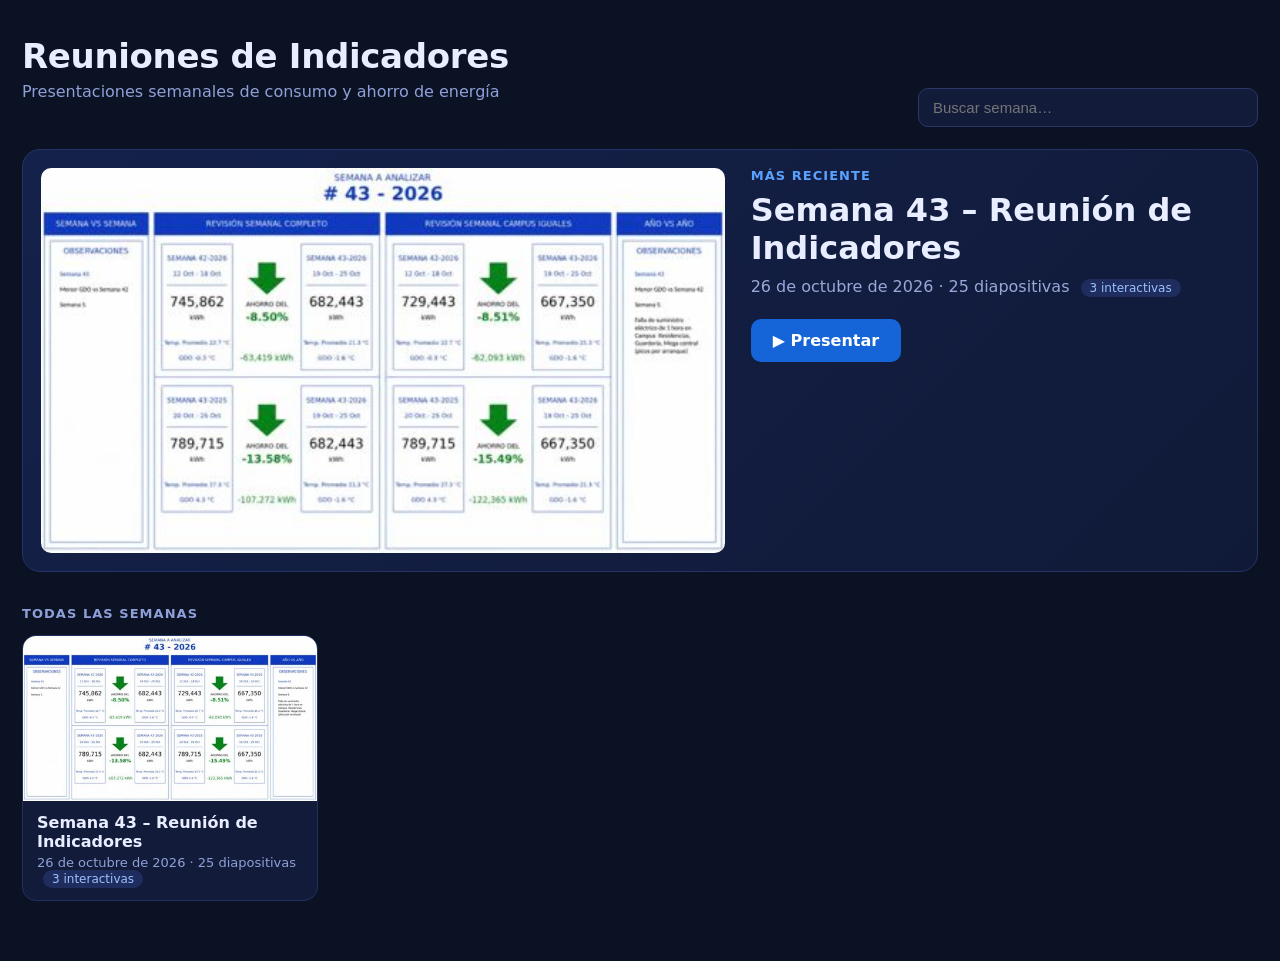
<file: index.html>
<!doctype html>
<html lang="es"><head><meta charset="utf-8"><meta name="viewport" content="width=device-width,initial-scale=1">
<title>Reuniones de Indicadores – Presentaciones semanales</title>
<style>
*{box-sizing:border-box}
body{margin:0;background:#0b1224;color:#e8edff;font-family:"Segoe UI",system-ui,sans-serif}
.wrap{max-width:1280px;margin:0 auto;padding:36px 22px 60px}
h1{margin:0;font-size:clamp(24px,3vw,34px);font-weight:800;letter-spacing:-.01em}
.sub{color:#8fa0d8;margin:6px 0 26px}
.top{display:flex;flex-wrap:wrap;gap:12px;align-items:flex-end;justify-content:space-between;margin-bottom:22px}
input{background:#121c3a;border:1px solid #2a3768;color:#fff;border-radius:10px;padding:10px 14px;font-size:15px;width:min(340px,100%)}
.hero{display:grid;grid-template-columns:1.4fr 1fr;gap:26px;background:linear-gradient(135deg,#14214a,#101a38);border:1px solid #24336a;border-radius:18px;padding:18px;margin-bottom:34px;text-decoration:none;color:inherit}
.hero img{width:100%;aspect-ratio:16/9;object-fit:cover;border-radius:10px;background:#fff;display:block}
.hero .k{color:#5aa2ff;font-size:13px;font-weight:700;letter-spacing:.08em;text-transform:uppercase}
.hero h2{font-size:clamp(22px,2.6vw,32px);margin:8px 0 10px}
.hero .meta{color:#9aa8d8;margin-bottom:22px}
.btn{display:inline-block;background:#1565d8;color:#fff;padding:12px 22px;border-radius:10px;font-weight:700;text-decoration:none}
.hero:hover .btn{background:#2a78ef}
.grid{display:grid;grid-template-columns:repeat(auto-fill,minmax(260px,1fr));gap:18px}
.card{background:#121c3a;border:1px solid #22305f;border-radius:14px;overflow:hidden;text-decoration:none;color:inherit;transition:transform .2s,border-color .2s}
.card:hover{transform:translateY(-3px);border-color:#3c5bb0}
.card img{width:100%;aspect-ratio:16/9;object-fit:cover;display:block;background:#fff}
.card .b{padding:12px 14px}
.card h3{margin:0 0 4px;font-size:16px}
.card .m{color:#8fa0d8;font-size:13px}
.pill{display:inline-block;background:#1f2d5e;color:#9cc0ff;border-radius:20px;padding:2px 9px;font-size:12px;margin-left:6px}
h4{color:#8fa0d8;font-weight:600;font-size:13px;letter-spacing:.08em;text-transform:uppercase;margin:0 0 14px}
@media (max-width:760px){.hero{grid-template-columns:1fr}}
</style></head><body><div class="wrap">
<div class="top"><div><h1>Reuniones de Indicadores</h1><p class="sub">Presentaciones semanales de consumo y ahorro de energía</p></div>
<input id="q" placeholder="Buscar semana…" aria-label="Buscar semana"></div>
<div id="hero"></div><h4>Todas las semanas</h4><div class="grid" id="list"></div></div>
<script>
const fmt=f=>{if(!f)return"";const d=new Date(f+"T12:00:00");return d.toLocaleDateString("es-MX",{day:"numeric",month:"long",year:"numeric"})};
fetch("presentaciones.json",{cache:"no-cache"}).then(r=>r.json()).then(({presentaciones:P})=>{
  const meta=p=>`${p.diapositivas} diapositivas${p.interactivas?` <span class="pill">${p.interactivas} interactivas</span>`:""}`;
  const h=P[0];if(h)document.getElementById("hero").outerHTML=`<a class="hero" href="${h.url}"><img src="${h.portada}" alt=""><div><div class="k">Más reciente</div><h2>${h.titulo}</h2><div class="meta">${fmt(h.fecha)} · ${meta(h)}</div><span class="btn">▶ Presentar</span></div></a>`;
  const L=document.getElementById("list");
  const draw=q=>{L.innerHTML=P.filter(p=>(p.titulo+" "+p.id).toLowerCase().includes(q)).map(p=>`<a class="card" href="${p.url}"><img loading="lazy" src="${p.portada}" alt=""><div class="b"><h3>${p.titulo}</h3><div class="m">${fmt(p.fecha)} · ${meta(p)}</div></div></a>`).join("")||'<p class="sub">Sin resultados.</p>'};
  draw("");document.getElementById("q").oninput=e=>draw(e.target.value.toLowerCase().trim());
});
</script></body></html>
</file>
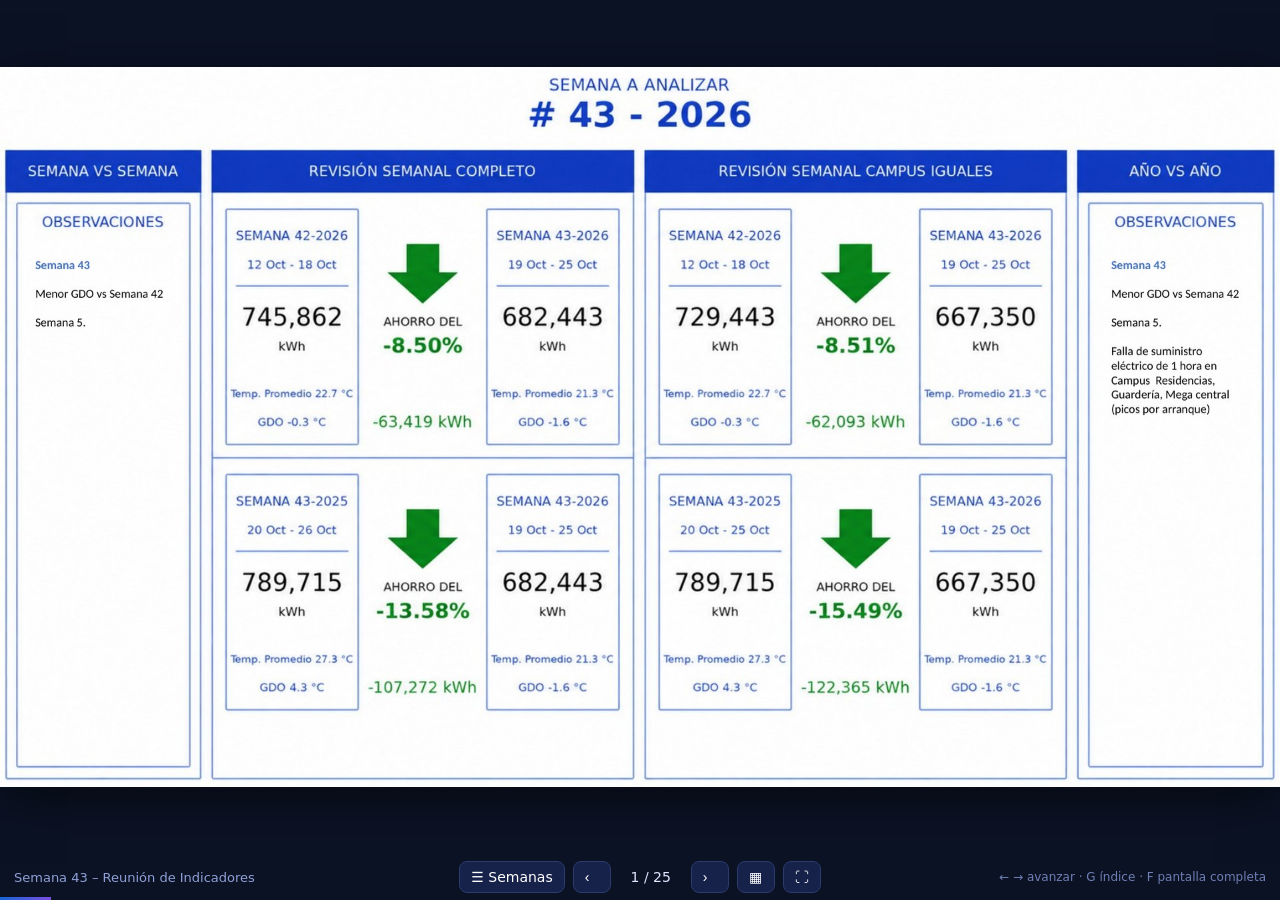
<file: semanas/2026-S43/index.html>
<!doctype html>
<html lang="es"><head><meta charset="utf-8"><meta name="viewport" content="width=device-width,initial-scale=1">
<title>Presentación</title><link rel="stylesheet" href="../../visor/visor.css"></head>
<body><script src="../../visor/visor.js"></script></body></html>
</file>
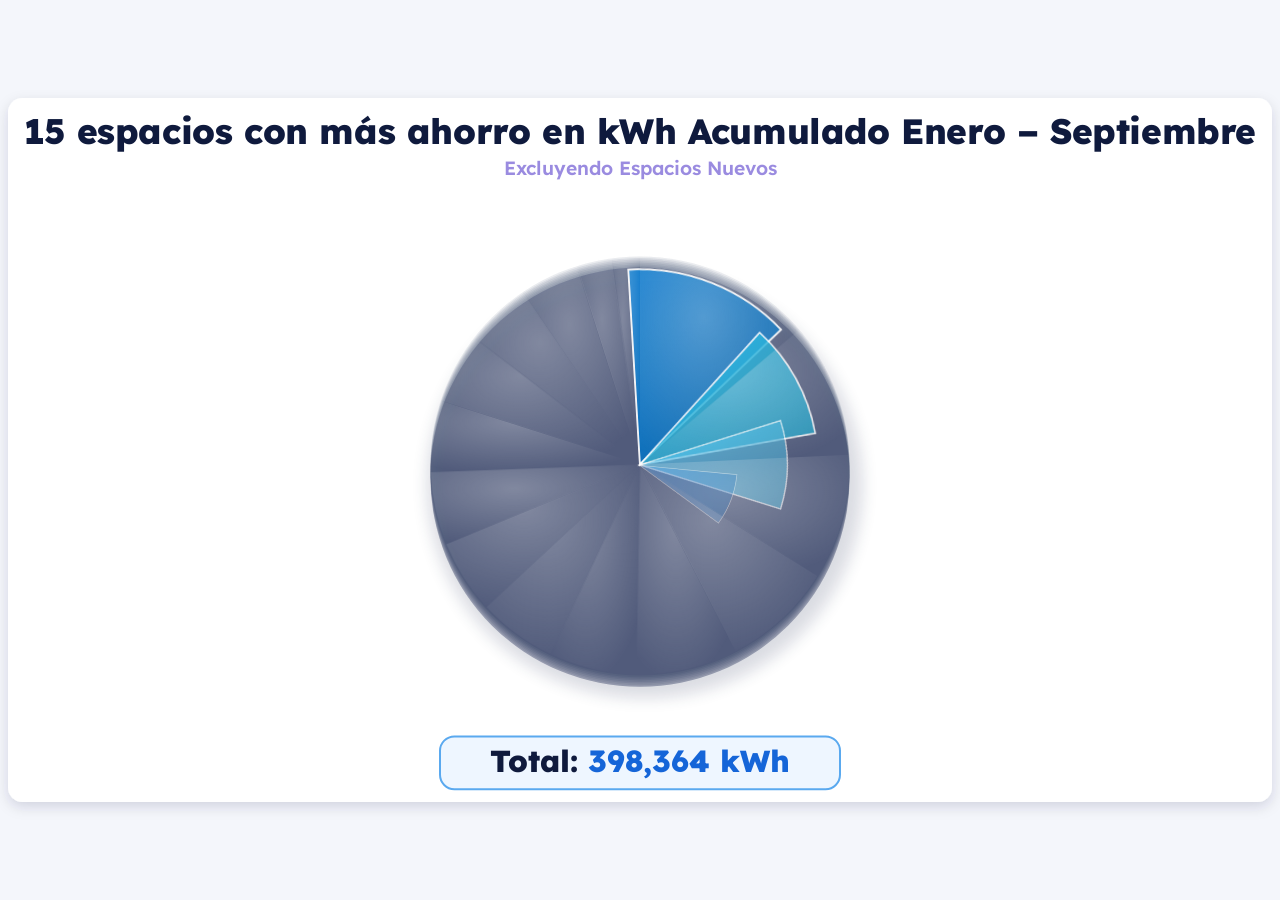
<file: ahorro-ene-sep.html>
<!doctype html><meta charset="utf-8"><meta http-equiv="refresh" content="0;url=semanas/2026-S43/live/ahorro-ene-sep.html"><link rel="canonical" href="semanas/2026-S43/live/ahorro-ene-sep.html"><a href="semanas/2026-S43/live/ahorro-ene-sep.html">Abrir gráfica</a>
</file>
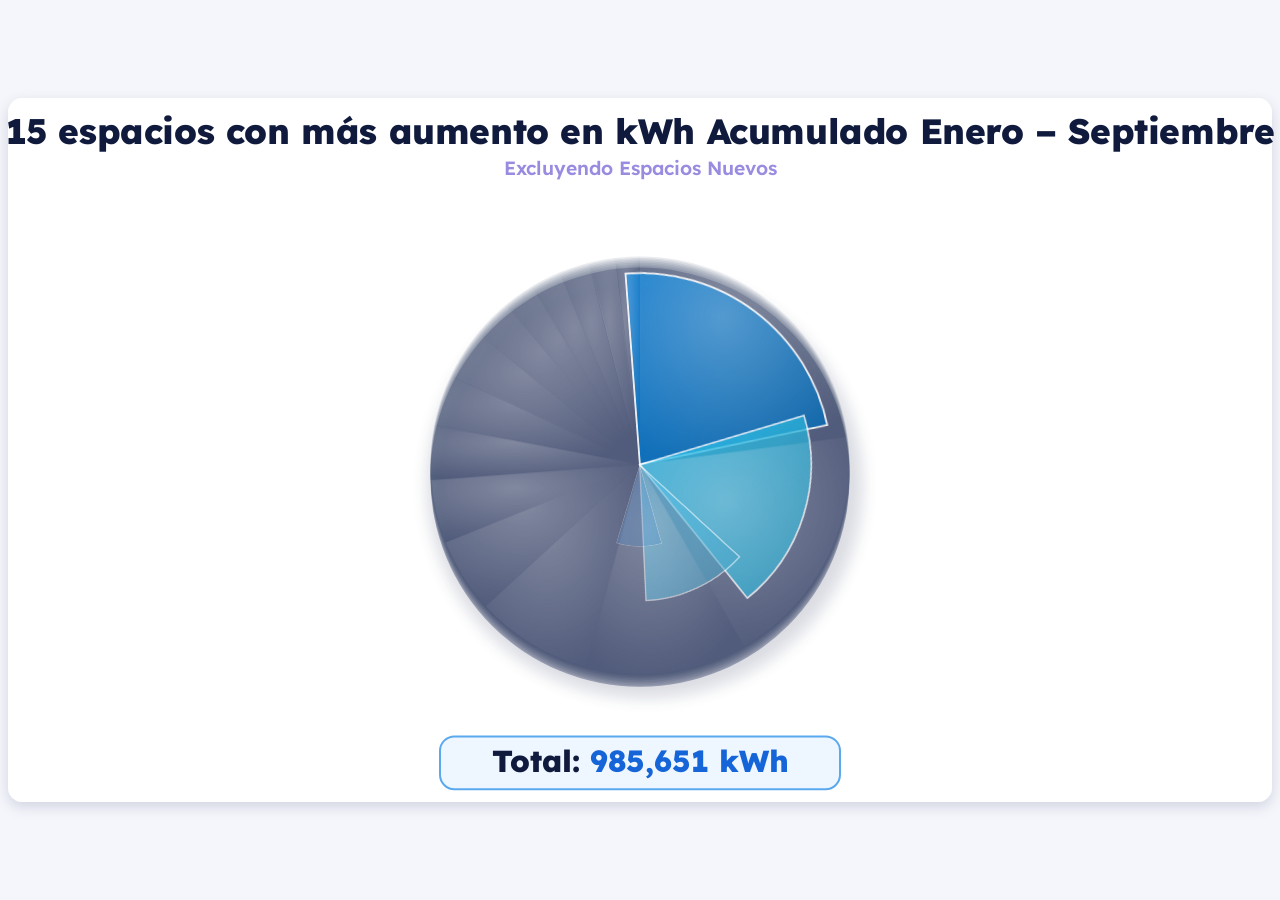
<file: aumento-ene-sep.html>
<!doctype html><meta charset="utf-8"><meta http-equiv="refresh" content="0;url=semanas/2026-S43/live/aumento-ene-sep.html"><link rel="canonical" href="semanas/2026-S43/live/aumento-ene-sep.html"><a href="semanas/2026-S43/live/aumento-ene-sep.html">Abrir gráfica</a>
</file>
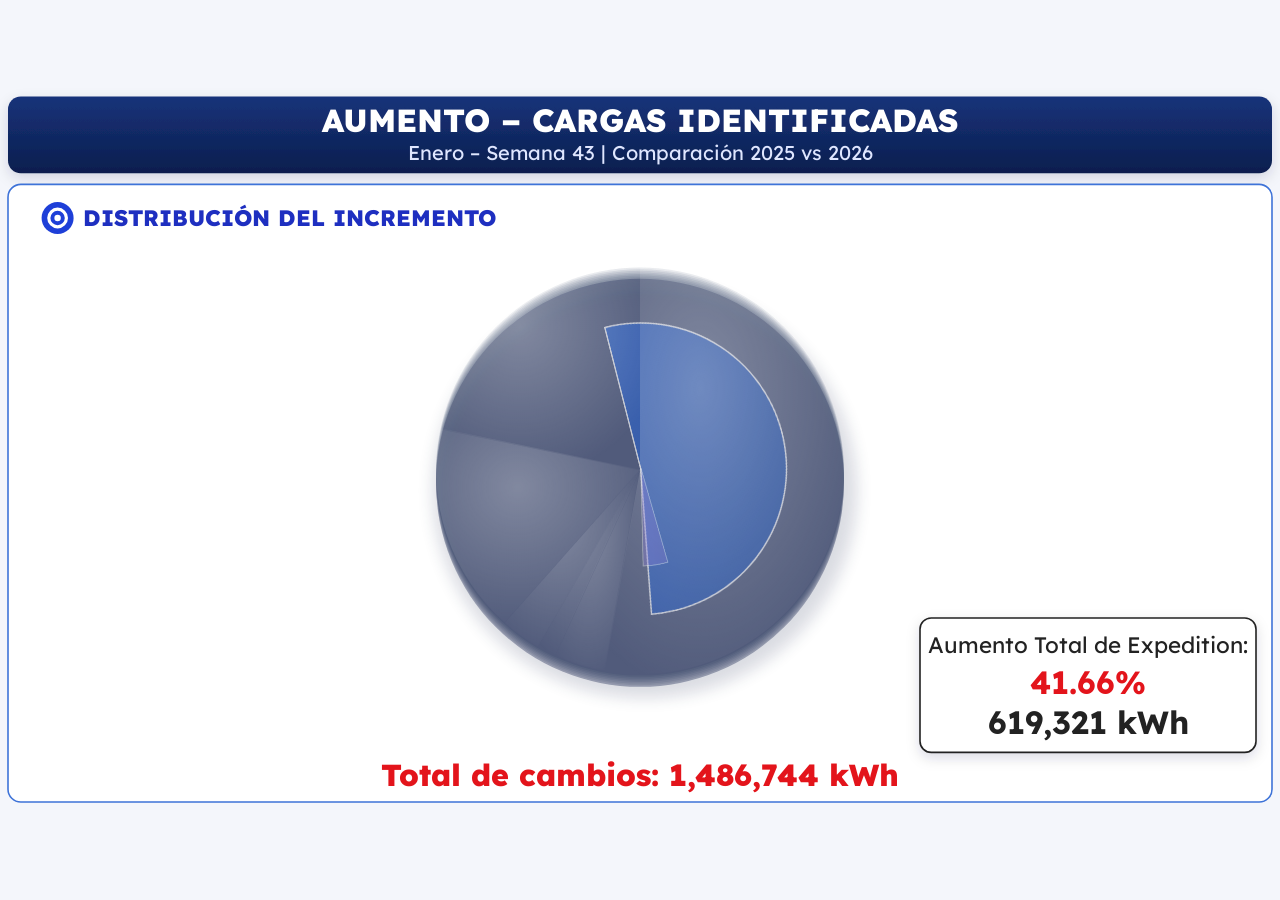
<file: cargas-identificadas-s43.html>
<!doctype html><meta charset="utf-8"><meta http-equiv="refresh" content="0;url=semanas/2026-S43/live/cargas-identificadas-s43.html"><link rel="canonical" href="semanas/2026-S43/live/cargas-identificadas-s43.html"><a href="semanas/2026-S43/live/cargas-identificadas-s43.html">Abrir gráfica</a>
</file>
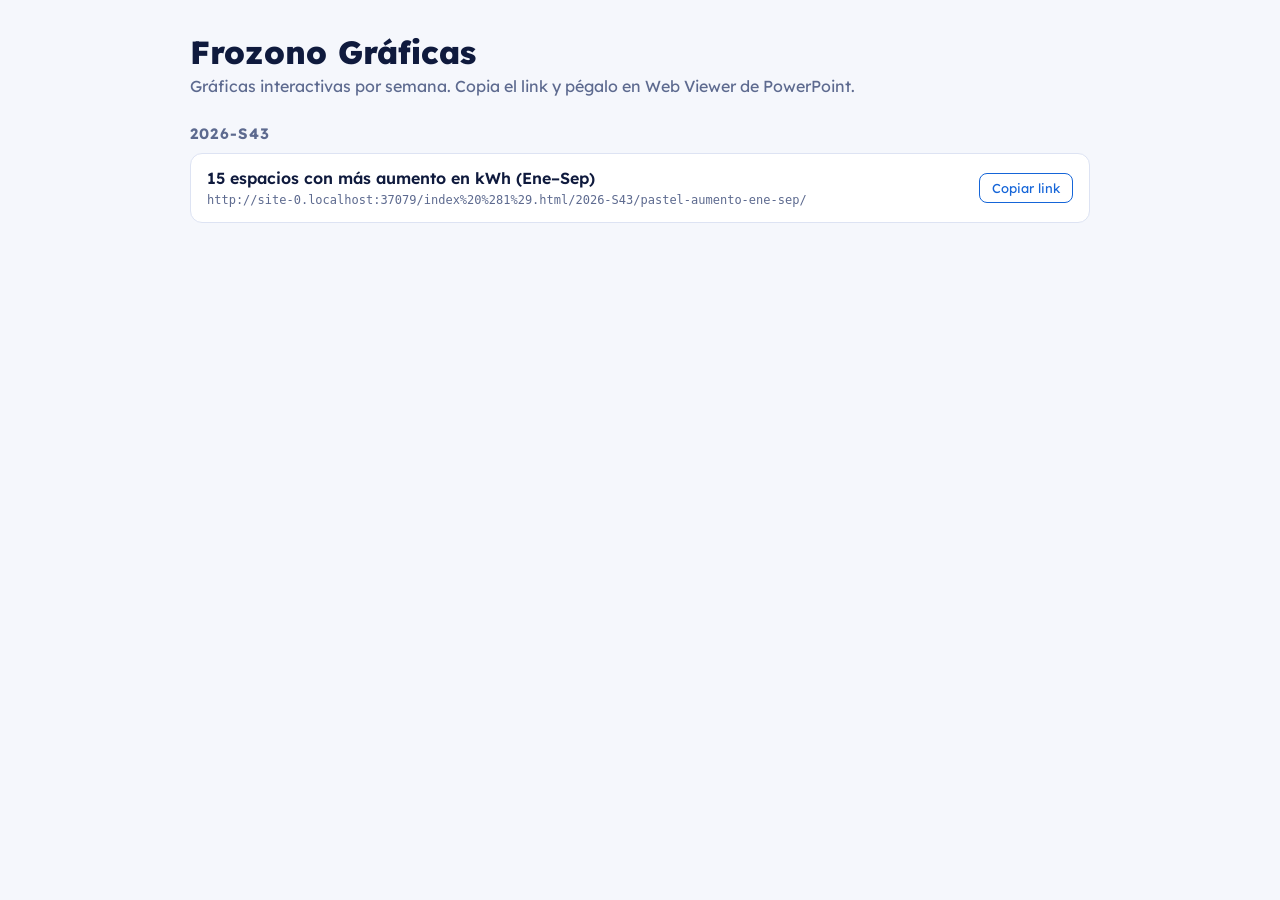
<file: index (1).html>
<!doctype html>
<html lang="es"><head><meta charset="utf-8"><meta name="viewport" content="width=device-width,initial-scale=1">
<title>Frozono Gráficas</title>
<link rel="stylesheet" href="https://fonts.googleapis.com/css2?family=Lexend:wght@400;600;800&display=swap">
<style>
:root{--bg:#f5f7fc;--card:#fff;--fg:#0f1a3d;--muted:#5d6a8f;--line:#dde3f3;--accent:#1565d8;--font:"Lexend",system-ui,sans-serif}
@media (prefers-color-scheme:dark){:root{--bg:#0b1024;--card:#131a36;--fg:#eef2ff;--muted:#9aa6cc;--line:#2c3762;--accent:#5aa2ff;color-scheme:dark}}
body{margin:0;background:var(--bg);color:var(--fg);font-family:var(--font)}
.wrap{max-width:900px;margin:0 auto;padding:32px 16px}
h1{font-weight:800;margin:0 0 4px}
.sub{color:var(--muted);margin:0 0 28px}
h2{font-size:15px;text-transform:uppercase;letter-spacing:.08em;color:var(--muted);margin:28px 0 10px}
.item{display:flex;flex-wrap:wrap;gap:8px 16px;align-items:center;justify-content:space-between;background:var(--card);border:1px solid var(--line);border-radius:12px;padding:14px 16px;margin-bottom:8px}
.item a{color:var(--fg);font-weight:600;text-decoration:none}
.item a:hover{color:var(--accent)}
code{font-size:12px;color:var(--muted);word-break:break-all}
button{font:inherit;font-size:13px;border:1px solid var(--accent);color:var(--accent);background:none;border-radius:8px;padding:6px 12px;cursor:pointer}
</style></head><body>
<div class="wrap">
<h1>Frozono Gráficas</h1>
<p class="sub">Gráficas interactivas por semana. Copia el link y pégalo en Web Viewer de PowerPoint.</p>
<div id="list"></div>
</div>
<script>
// Agregar nuevas gráficas aquí: [semana, carpeta, título]
const GRAFICAS=[
 ["2026-S43","pastel-aumento-ene-sep","15 espacios con más aumento en kWh (Ene–Sep)"],
];
const base=location.href.replace(/index\.html$/,"").replace(/\/?$/,"/");
const weeks=[...new Set(GRAFICAS.map(g=>g[0]))].sort().reverse();
document.getElementById("list").innerHTML=weeks.map(w=>`<h2>${w}</h2>`+GRAFICAS.filter(g=>g[0]===w).map(([s,c,t])=>{
  const url=`${base}${s}/${c}/`;
  return `<div class="item"><div><a href="${url}" target="_blank">${t}</a><br><code>${url}</code></div><button data-u="${url}">Copiar link</button></div>`}).join("")).join("");
document.addEventListener("click",e=>{const u=e.target.dataset?.u;if(!u)return;
  navigator.clipboard.writeText(u).then(()=>{e.target.textContent="Copiado"},()=>{});});
</script>
</body></html>
</file>
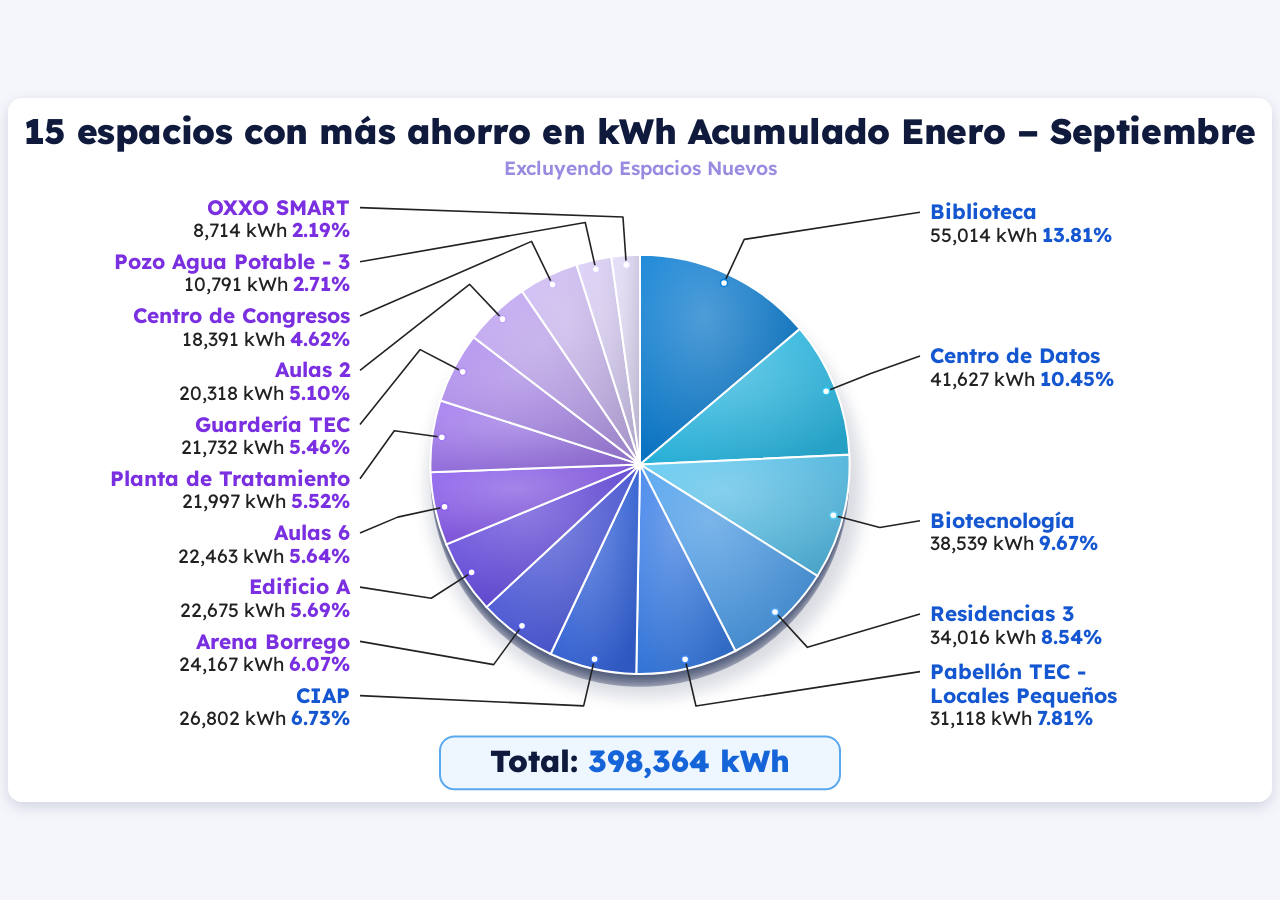
<file: semanas/2026-S43/live/ahorro-ene-sep.html>
<!doctype html>
<html lang="es"><head><meta charset="utf-8">
<meta name="viewport" content="width=device-width,initial-scale=1">
<title>15 espacios con más ahorro – Ene-Sep</title>
<link rel="preconnect" href="https://fonts.googleapis.com">
<link rel="stylesheet" href="https://fonts.googleapis.com/css2?family=Lexend:wght@400;600;700;800&display=swap">
<style>
/* Diapositiva 16:9: todo el contenido vive en un SVG 1600x900 que se escala completo a la ventana, sin scroll */
html,body{margin:0;height:100%;overflow:hidden;background:#f4f6fb}
svg{display:block;width:100vw;height:100vh;font-family:"Lexend","Segoe UI",Calibri,sans-serif;user-select:none}
.slice{cursor:pointer;transition:transform .45s cubic-bezier(.2,.9,.25,1.2);outline:none}
.slice .top{stroke:#fff;stroke-width:2.5;transition:filter .3s}
.slice .ext,.slice .shadow{opacity:0;transition:opacity .3s}
.slice.on .ext{opacity:1}.slice.on .shadow{opacity:.45}
.slice.on .top{filter:brightness(1.08) saturate(1.1)}
svg.has-on .slice:not(.on) .top{filter:saturate(.75) opacity(.75)}
.lbl{cursor:pointer;transition:opacity .3s}
svg.has-on .lbl:not(.on){opacity:.3}
.lbl .name{font-weight:700;font-size:26px}
.lbl .note{font-size:19px}
.lbl .val{font-size:24px}
.lbl .pct{font-weight:700;font-size:25px}
.lbl .lead{fill:none;stroke-width:2;transition:stroke-width .3s}
.lbl.on .lead{stroke-width:4}
.lbl .box{opacity:0;transition:opacity .3s}.lbl.on .box{opacity:1}
.lbl .dot{transition:opacity .3s}.lbl.on .dot{opacity:0}
svg.intro .slice .top{animation:grow .7s cubic-bezier(.2,.9,.25,1.1) both;animation-delay:inherit;transform-box:view-box;transform-origin:800px 470px}
svg.intro .slice{animation:none}
svg.intro .lbl{animation:fadein .5s ease both}
svg.intro .grp{animation:fadein .6s ease 1s both}
@keyframes grow{from{transform:scale(.2) rotate(-40deg);opacity:0}to{transform:none;opacity:1}}
@keyframes fadein{from{opacity:0;transform:translateY(8px)}to{opacity:1;transform:none}}
@media (prefers-reduced-motion:reduce){.slice,.lbl,.lbl *{transition:none!important}}
</style></head><body>
<svg id="svg" viewBox="0 0 1600 900" preserveAspectRatio="xMidYMid meet" role="img" aria-label="15 espacios con más ahorro – Ene-Sep"></svg>
<script>window.CHART={title:"15 espacios con m\u00e1s ahorro en kWh Acumulado Enero \u2013 Septiembre",subtitle:"Excluyendo Espacios Nuevos",header:"plain",
cx:800,cy:468,r:262,labelTop:132,labelBottom:800,gap:14,labelDx:100,inline:true,
nameColor:i=>i<6?"#1557d0":"#7a2fe0",forceRight:[],totalText:"t",totalStyle:"pill",data:[{"n": "Biblioteca", "v": 55014, "c": "#0a7fd6"}, {"n": "Centro de Datos", "v": 41627, "c": "#2ec4f0"}, {"n": "Biotecnología", "v": 38539, "c": "#5ccbf5"}, {"n": "Residencias 3", "v": 34016, "c": "#4da3f2"}, {"n": "Pabellón TEC - Locales Pequeños", "v": 31118, "c": "#3b82ef", "nameLines": ["Pabellón TEC -", "Locales Pequeños"]}, {"n": "CIAP", "v": 26802, "c": "#3a6cea"}, {"n": "Arena Borrego", "v": 24167, "c": "#4f5ce6"}, {"n": "Edificio A", "v": 22675, "c": "#6a4fe8"}, {"n": "Aulas 6", "v": 22463, "c": "#8a5cf0"}, {"n": "Planta de Tratamiento", "v": 21997, "c": "#a37af2"}, {"n": "Guardería TEC", "v": 21732, "c": "#b28ef4"}, {"n": "Aulas 2", "v": 20318, "c": "#c2a5f6"}, {"n": "Centro de Congresos", "v": 18391, "c": "#d0bcf8"}, {"n": "Pozo Agua Potable - 3", "v": 10791, "c": "#dccffa"}, {"n": "OXXO SMART", "v": 8714, "c": "#e6ddfc"}]};</script>
<script>// Pastel 3D para diapositiva 16:9 (1600x900). Se escala completo a la ventana.
(function(){
const C=window.CHART, NS="http://www.w3.org/2000/svg", svg=document.getElementById("svg");
const W=1600,H=900, CX=C.cx||800, CY=C.cy||490, R=C.r||255, POP=22, DEPTH=16;
const el=(t,a={},p)=>{const e=document.createElementNS(NS,t);for(const k in a)e.setAttribute(k,a[k]);if(p)p.appendChild(e);return e};
const tx=(p,a,s)=>{const e=el("text",a,p);e.textContent=s;return e};
const pt=(a,r)=>[CX+r*Math.sin(a),CY-r*Math.cos(a)];
const fmt=n=>n.toLocaleString("en-US");
const shade=(h,f)=>{const n=parseInt(h.slice(1),16);const c=[n>>16,(n>>8)&255,n&255].map(v=>Math.round(v*f));return`rgb(${c})`};
const TOTAL=C.data.reduce((s,d)=>s+d.v,0);
const pct=v=>(v/TOTAL*100).toFixed(2)+"%";
const defs=el("defs",{},svg);
el("filter",{id:"blur",x:"-30%",y:"-30%",width:"160%",height:"160%"},defs).appendChild(el("feGaussianBlur",{stdDeviation:"10"}));
const fs=el("filter",{id:"soft",x:"-20%",y:"-20%",width:"140%",height:"140%"},defs);
el("feDropShadow",{dx:"0",dy:"6",stdDeviation:"8","flood-color":"#0f1a3d","flood-opacity":".14"},fs);
const mk=el("marker",{id:"arrow",viewBox:"0 0 10 10",refX:"9",refY:"5",markerWidth:"9",markerHeight:"9",orient:"auto"},defs);
el("path",{d:"M0,0 L10,5 L0,10 z",fill:"context-stroke"},mk);
const hl=el("radialGradient",{id:"gloss",cx:"40%",cy:"30%",r:"75%"},defs);
el("stop",{offset:"0","stop-color":"#fff","stop-opacity":".28"},hl);el("stop",{offset:"1","stop-color":"#fff","stop-opacity":"0"},hl);

// Fondo y encabezado
el("rect",{width:W,height:H,fill:"#f4f6fb"},svg);
if(C.header==="band"){
  const hg=el("linearGradient",{id:"hd",x1:0,x2:0,y1:0,y2:1},defs);
  el("stop",{offset:0,"stop-color":"#17337a"},hg);el("stop",{offset:1,"stop-color":"#0b1e4e"},hg);
  el("rect",{x:10,y:8,width:W-20,height:96,rx:16,fill:"url(#hd)",filter:"url(#soft)"},svg);
  tx(svg,{x:W/2,y:52,"text-anchor":"middle","font-size":40,"font-weight":800,fill:"#fff"},C.title);
  tx(svg,{x:W/2,y:88,"text-anchor":"middle","font-size":25,fill:"#dfe6ff"},C.subtitle);
  el("rect",{x:10,y:118,width:W-20,height:H-128,rx:16,fill:"#fff",stroke:"#3e73d8","stroke-width":2},svg);
  if(C.section){const g=el("g",{},svg);el("circle",{cx:72,cy:160,r:20,fill:"#1e3fd8"},g);el("circle",{cx:72,cy:160,r:11,fill:"none",stroke:"#fff","stroke-width":4},g);el("circle",{cx:72,cy:160,r:4,fill:"#fff"},g);
    tx(svg,{x:104,y:170,"font-size":28,"font-weight":800,fill:"#1e2fc0"},C.section);}
}else{
  el("rect",{x:10,y:10,width:W-20,height:H-20,rx:18,fill:"#fff",filter:"url(#soft)"},svg);
  tx(svg,{x:W/2,y:68,"text-anchor":"middle","font-size":44,"font-weight":800,fill:"#0f1a3d","letter-spacing":"-0.5"},C.title);
  tx(svg,{x:W/2,y:106,"text-anchor":"middle","font-size":24,"font-weight":600,fill:"#9a8be0"},C.subtitle);
}

// Base del pastel (relieve)
el("ellipse",{cx:CX+6,cy:CY+26,rx:R+10,ry:R+4,fill:"#1b2650",opacity:.16,filter:"url(#blur)"},svg);
for(let k=DEPTH;k>0;k-=2) el("circle",{cx:CX,cy:CY+k,r:R,fill:shade("#1b2650",1),opacity:.10},svg);
el("circle",{cx:CX,cy:CY+DEPTH,r:R,fill:"#1b2650",opacity:.30},svg);

const gSl=el("g",{},svg), gOut=el("g",{"pointer-events":"none",class:"grp"},svg), gLb=el("g",{},svg);
let a0=0; const items=[];
C.data.forEach((d,i)=>{
  const sw=d.v/TOTAL*2*Math.PI,a1=a0+sw,mid=a0+sw/2;
  const [x0,y0]=pt(a0,R),[x1,y1]=pt(a1,R);
  const dP=`M${CX},${CY} L${x0},${y0} A${R},${R} 0 ${sw>Math.PI?1:0} 1 ${x1},${y1} Z`;
  const gr=el("linearGradient",{id:"g"+i,x1:0,y1:0,x2:1,y2:1},defs);
  el("stop",{offset:0,"stop-color":d.c},gr);el("stop",{offset:1,"stop-color":shade(d.c,.80)},gr);
  const g=el("g",{class:"slice",tabindex:0},gSl);
  el("path",{class:"shadow",d:dP,fill:"#000",transform:"translate(10,28)",filter:"url(#blur)"},g);
  const ext=el("g",{class:"ext"},g);
  for(let k=DEPTH;k>0;k-=1.5) el("path",{d:dP,fill:shade(d.c,.55),transform:`translate(0,${k})`},ext);
  el("path",{class:"top",d:dP,fill:`url(#g${i})`},g);
  el("path",{d:dP,fill:"url(#gloss)","pointer-events":"none"},g);
  const dx=POP*Math.sin(mid),dy=-POP*Math.cos(mid);
  items.push({d,i,a0,a1,mid,g,pop:`translate(${dx.toFixed(1)}px,${(dy-6).toFixed(1)}px)`});
  a0=a1;
});
// Contorno de grupo (p.ej. Expedition)
if(C.group){
  const gi=items.filter(it=>C.group.names.includes(it.d.n));
  const s=Math.min(...gi.map(x=>x.a0)),e=Math.max(...gi.map(x=>x.a1));
  const [x0,y0]=pt(s,R),[x1,y1]=pt(e,R);
  el("path",{d:`M${CX},${CY} L${x0},${y0} A${R},${R} 0 ${e-s>Math.PI?1:0} 1 ${x1},${y1} Z`,fill:"none",stroke:"#e3141b","stroke-width":6,"stroke-linejoin":"round"},gOut);
}

// Etiquetas
const LH={name:30,note:24,val:28};
const inline=C.inline;
items.forEach(it=>{
  const d=it.d; it.side=d.pos?d.pos.side:((C.forceRight||[]).includes(d.n)||Math.sin(it.mid)>=0?"R":"L");
  it.h=LH.name*(d.nameLines||[d.n]).length+(d.notes||[]).length*LH.note+(inline?1:2)*LH.val;
  it.y=CY-(R+70)*Math.cos(it.mid)-it.h/2;
});
const TOP=C.labelTop||140, BOT=C.labelBottom||830, GAP0=C.gap||10;
for(const s of["L","R"]){
  const arr=items.filter(it=>it.side===s&&!it.d.pos).sort((a,b)=>a.y-b.y); if(!arr.length)continue;
  const sumH=arr.reduce((t,x)=>t+x.h,0), GAP=Math.min(GAP0,arr.length>1?(BOT-TOP-sumH)/(arr.length-1):GAP0);
  for(let k=0;k<arr.length;k++) arr[k].y=Math.max(arr[k].y,k?arr[k-1].y+arr[k-1].h+GAP:TOP);
  const last=arr[arr.length-1]; if(last.y+last.h>BOT){last.y=BOT-last.h;
    for(let k=arr.length-2;k>=0;k--) arr[k].y=Math.min(arr[k].y,arr[k+1].y-arr[k].h-GAP);}
  if(arr[0].y<TOP){arr[0].y=TOP;for(let k=1;k<arr.length;k++) arr[k].y=Math.max(arr[k].y,arr[k-1].y+arr[k-1].h+GAP);}
}
items.forEach(it=>{
  const d=it.d,right=it.side==="R";
  let lx=right?CX+R+(C.labelDx||120):CX-R-(C.labelDx||120);
  if(d.pos){lx=d.pos.x;it.y=d.pos.y;}
  const anc=d.pos&&d.pos.anchor?d.pos.anchor:(right?"start":"end"), g=el("g",{class:"lbl"},gLb);
  const box=el("rect",{class:"box",rx:12,fill:"#fff",stroke:d.c,"stroke-width":2.5,filter:"url(#soft)"},g);
  const nameY=it.y+24;
  const [sx,sy]=pt(it.mid,R-12),[ex,ey]=pt(it.mid,R+POP+26);
  const endX=d.pos&&d.pos.lead?d.pos.lead:lx+(anc==="start"?-12:12);
  let dd=`M${sx},${sy} L${ex},${ey} L${endX},${nameY-9}`;
  const fr=(C.forceRight||[]).indexOf(d.n);
  if(fr>=0&&Math.sin(it.mid)<0){const [fx,fy]=pt(it.mid,R+22+((C.forceRight.length-1-fr)*16));dd=`M${sx},${sy} L${fx},${fy} H${CX+R+30} L${endX},${nameY-9}`;}
  const lead=el("path",{class:"lead",d:dd,stroke:"#222","stroke-linejoin":"round"},g);
  el("circle",{class:"dot",cx:sx,cy:sy,r:4.5,fill:"#fff",stroke:d.c,"stroke-width":2},g);
  const t=el("text",{x:lx,y:nameY,"text-anchor":anc},g);
  (d.nameLines||[d.n]).forEach((ln,k)=>{const s=el("tspan",{x:lx,dy:k?LH.name:0,class:"name",fill:d.nc||C.nameColor(it.i)},t);s.textContent=ln});
  (d.notes||[]).forEach((ln,k)=>{const s=el("tspan",{x:lx,dy:k?LH.note-2:LH.note+4,class:"note",fill:"#3355d8"},t);s.textContent=ln});
  const pc=C.pctColor||C.nameColor(it.i);
  if(inline){const a=el("tspan",{x:lx,dy:LH.val,class:"val",fill:"#222"},t);a.textContent=fmt(d.v)+" kWh  ";
    const b=el("tspan",{class:"pct",fill:pc},t);b.textContent=pct(d.v);}
  else (C.order||["pct","val"]).forEach((kind,k)=>{const s=el("tspan",{x:lx,dy:LH.val+(k?0:4),class:kind,fill:kind==="pct"?pc:"#222"},t);s.textContent=kind==="pct"?pct(d.v):fmt(d.v)+" kWh"});
  it.lbl=g;it.box=box;it.lead=lead;it.text=t;
});
requestAnimationFrame(()=>items.forEach(it=>{const b=it.text.getBBox();
  [["x",b.x-14],["y",b.y-8],["width",b.width+28],["height",b.height+16]].forEach(([k,v])=>it.box.setAttribute(k,v))}));

// Extras: total y caja
if(C.totalText){const g=el("g",{},svg);
  if(C.totalStyle==="pill"){el("rect",{x:W/2-250,y:H-92,width:500,height:66,rx:18,fill:"#eef6ff",stroke:"#5aa9ef","stroke-width":2.5},g);
    const t=el("text",{x:W/2,y:H-47,"text-anchor":"middle","font-size":38,"font-weight":800,fill:"#0f1a3d"},g);
    t.appendChild(document.createTextNode("Total: "));const b=el("tspan",{fill:"#1565d8"},t);b.textContent=fmt(TOTAL)+" kWh";}
  else tx(g,{x:W/2,y:H-30,"text-anchor":"middle","font-size":38,"font-weight":800,fill:"#e3141b"},C.totalText.replace("{T}",fmt(TOTAL)));}
if(C.group&&C.group.box){const gv=items.filter(it=>C.group.names.includes(it.d.n)).reduce((s,x)=>s+x.d.v,0);
  const b=C.group.box,g=el("g",{},svg);
  el("rect",{x:b.x,y:b.y,width:420,height:168,rx:14,fill:"#fff",stroke:"#222","stroke-width":2,filter:"url(#soft)"},g);
  tx(g,{x:b.x+210,y:b.y+44,"text-anchor":"middle","font-size":28,fill:"#222"},b.label);
  tx(g,{x:b.x+210,y:b.y+95,"text-anchor":"middle","font-size":40,"font-weight":700,fill:"#e3141b"},pct(gv));
  tx(g,{x:b.x+210,y:b.y+145,"text-anchor":"middle","font-size":40,"font-weight":700,fill:"#222"},fmt(gv)+" kWh");}

// Interacción
let active=null;
function set(it){
  if(active===it)return;
  if(active){active.g.classList.remove("on");active.g.style.transform="";active.lbl.classList.remove("on");active.lead.removeAttribute("marker-end");active.lead.setAttribute("stroke","#222")}
  active=it; svg.classList.toggle("has-on",!!it);
  if(it){gSl.appendChild(it.g);gLb.appendChild(it.lbl);it.g.classList.add("on");it.lbl.classList.add("on");
    it.lead.setAttribute("stroke",it.d.c);it.lead.setAttribute("marker-end","url(#arrow)");
    requestAnimationFrame(()=>it.g.style.transform=it.pop);}
}
items.forEach(it=>{
  it.g.addEventListener("mouseenter",()=>set(it));it.g.addEventListener("focus",()=>set(it));
  it.g.addEventListener("click",e=>{e.stopPropagation();set(active===it?null:it)});
  it.lbl.addEventListener("mouseenter",()=>set(it));it.lbl.addEventListener("click",e=>{e.stopPropagation();set(active===it?null:it)});
});
gSl.addEventListener("mouseleave",e=>{if(!gLb.contains(e.relatedTarget))set(null)});
gLb.addEventListener("mouseleave",e=>{if(!gSl.contains(e.relatedTarget))set(null)});
document.addEventListener("click",()=>set(null));

// Animación de entrada: se repite cada vez que el visor muestra la diapositiva
function intro(){
  svg.classList.remove("intro"); void svg.getBoundingClientRect(); svg.classList.add("intro");
  items.forEach((it,k)=>{it.g.style.animationDelay=(k*0.06)+"s";it.lbl.style.animationDelay=(0.5+k*0.05)+"s"});
}
window.addEventListener("message",e=>{if(e.data==="play")intro()});
if(!window.frameElement) intro();
})();
</script>
</body></html>
</file>
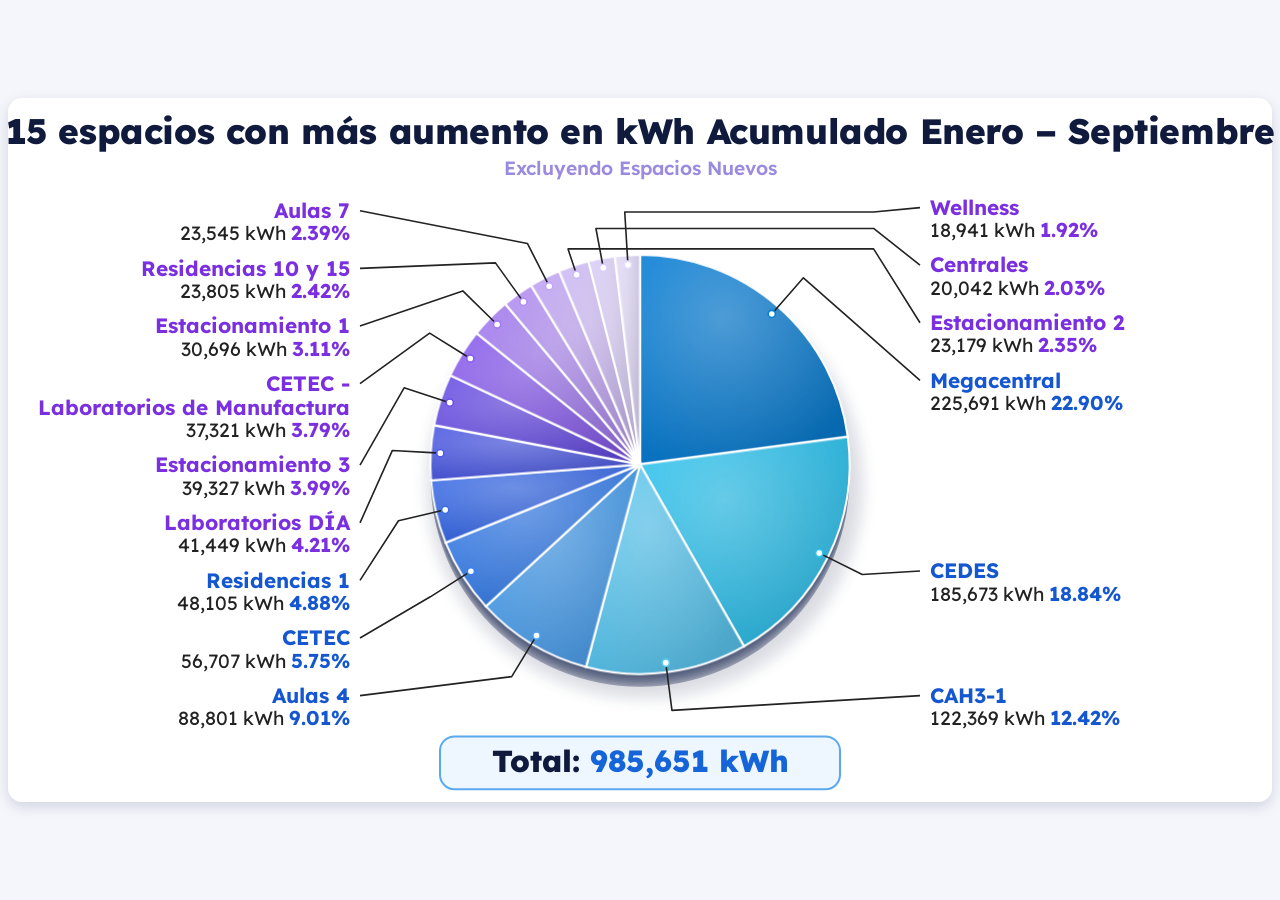
<file: semanas/2026-S43/live/aumento-ene-sep.html>
<!doctype html>
<html lang="es"><head><meta charset="utf-8">
<meta name="viewport" content="width=device-width,initial-scale=1">
<title>15 espacios con más aumento – Ene-Sep</title>
<link rel="preconnect" href="https://fonts.googleapis.com">
<link rel="stylesheet" href="https://fonts.googleapis.com/css2?family=Lexend:wght@400;600;700;800&display=swap">
<style>
/* Diapositiva 16:9: todo el contenido vive en un SVG 1600x900 que se escala completo a la ventana, sin scroll */
html,body{margin:0;height:100%;overflow:hidden;background:#f4f6fb}
svg{display:block;width:100vw;height:100vh;font-family:"Lexend","Segoe UI",Calibri,sans-serif;user-select:none}
.slice{cursor:pointer;transition:transform .45s cubic-bezier(.2,.9,.25,1.2);outline:none}
.slice .top{stroke:#fff;stroke-width:2.5;transition:filter .3s}
.slice .ext,.slice .shadow{opacity:0;transition:opacity .3s}
.slice.on .ext{opacity:1}.slice.on .shadow{opacity:.45}
.slice.on .top{filter:brightness(1.08) saturate(1.1)}
svg.has-on .slice:not(.on) .top{filter:saturate(.75) opacity(.75)}
.lbl{cursor:pointer;transition:opacity .3s}
svg.has-on .lbl:not(.on){opacity:.3}
.lbl .name{font-weight:700;font-size:26px}
.lbl .note{font-size:19px}
.lbl .val{font-size:24px}
.lbl .pct{font-weight:700;font-size:25px}
.lbl .lead{fill:none;stroke-width:2;transition:stroke-width .3s}
.lbl.on .lead{stroke-width:4}
.lbl .box{opacity:0;transition:opacity .3s}.lbl.on .box{opacity:1}
.lbl .dot{transition:opacity .3s}.lbl.on .dot{opacity:0}
svg.intro .slice .top{animation:grow .7s cubic-bezier(.2,.9,.25,1.1) both;animation-delay:inherit;transform-box:view-box;transform-origin:800px 470px}
svg.intro .slice{animation:none}
svg.intro .lbl{animation:fadein .5s ease both}
svg.intro .grp{animation:fadein .6s ease 1s both}
@keyframes grow{from{transform:scale(.2) rotate(-40deg);opacity:0}to{transform:none;opacity:1}}
@keyframes fadein{from{opacity:0;transform:translateY(8px)}to{opacity:1;transform:none}}
@media (prefers-reduced-motion:reduce){.slice,.lbl,.lbl *{transition:none!important}}
</style></head><body>
<svg id="svg" viewBox="0 0 1600 900" preserveAspectRatio="xMidYMid meet" role="img" aria-label="15 espacios con más aumento – Ene-Sep"></svg>
<script>window.CHART={title:"15 espacios con m\u00e1s aumento en kWh Acumulado Enero \u2013 Septiembre",subtitle:"Excluyendo Espacios Nuevos",header:"plain",
cx:800,cy:468,r:262,labelTop:132,labelBottom:800,gap:14,labelDx:100,inline:true,
nameColor:i=>i<6?"#1557d0":"#7a2fe0",forceRight:["Wellness", "Centrales", "Estacionamiento 2"],totalText:"t",totalStyle:"pill",data:[{"n": "Megacentral", "v": 225691, "c": "#0a7fd6"}, {"n": "CEDES", "v": 185673, "c": "#2ec4f0"}, {"n": "CAH3-1", "v": 122369, "c": "#5ccbf5"}, {"n": "Aulas 4", "v": 88801, "c": "#4da3f2"}, {"n": "CETEC", "v": 56707, "c": "#3b82ef"}, {"n": "Residencias 1", "v": 48105, "c": "#3a6cea"}, {"n": "Laboratorios DÍA", "v": 41449, "c": "#4f5ce6"}, {"n": "Estacionamiento 3", "v": 39327, "c": "#6a4fe8"}, {"n": "CETEC - Laboratorios de Manufactura", "v": 37321, "c": "#8a5cf0", "nameLines": ["CETEC -", "Laboratorios de Manufactura"]}, {"n": "Estacionamiento 1", "v": 30696, "c": "#a37af2"}, {"n": "Residencias 10 y 15", "v": 23805, "c": "#b28ef4"}, {"n": "Aulas 7", "v": 23545, "c": "#c2a5f6"}, {"n": "Estacionamiento 2", "v": 23179, "c": "#d0bcf8"}, {"n": "Centrales", "v": 20042, "c": "#dccffa"}, {"n": "Wellness", "v": 18941, "c": "#e6ddfc"}]};</script>
<script>// Pastel 3D para diapositiva 16:9 (1600x900). Se escala completo a la ventana.
(function(){
const C=window.CHART, NS="http://www.w3.org/2000/svg", svg=document.getElementById("svg");
const W=1600,H=900, CX=C.cx||800, CY=C.cy||490, R=C.r||255, POP=22, DEPTH=16;
const el=(t,a={},p)=>{const e=document.createElementNS(NS,t);for(const k in a)e.setAttribute(k,a[k]);if(p)p.appendChild(e);return e};
const tx=(p,a,s)=>{const e=el("text",a,p);e.textContent=s;return e};
const pt=(a,r)=>[CX+r*Math.sin(a),CY-r*Math.cos(a)];
const fmt=n=>n.toLocaleString("en-US");
const shade=(h,f)=>{const n=parseInt(h.slice(1),16);const c=[n>>16,(n>>8)&255,n&255].map(v=>Math.round(v*f));return`rgb(${c})`};
const TOTAL=C.data.reduce((s,d)=>s+d.v,0);
const pct=v=>(v/TOTAL*100).toFixed(2)+"%";
const defs=el("defs",{},svg);
el("filter",{id:"blur",x:"-30%",y:"-30%",width:"160%",height:"160%"},defs).appendChild(el("feGaussianBlur",{stdDeviation:"10"}));
const fs=el("filter",{id:"soft",x:"-20%",y:"-20%",width:"140%",height:"140%"},defs);
el("feDropShadow",{dx:"0",dy:"6",stdDeviation:"8","flood-color":"#0f1a3d","flood-opacity":".14"},fs);
const mk=el("marker",{id:"arrow",viewBox:"0 0 10 10",refX:"9",refY:"5",markerWidth:"9",markerHeight:"9",orient:"auto"},defs);
el("path",{d:"M0,0 L10,5 L0,10 z",fill:"context-stroke"},mk);
const hl=el("radialGradient",{id:"gloss",cx:"40%",cy:"30%",r:"75%"},defs);
el("stop",{offset:"0","stop-color":"#fff","stop-opacity":".28"},hl);el("stop",{offset:"1","stop-color":"#fff","stop-opacity":"0"},hl);

// Fondo y encabezado
el("rect",{width:W,height:H,fill:"#f4f6fb"},svg);
if(C.header==="band"){
  const hg=el("linearGradient",{id:"hd",x1:0,x2:0,y1:0,y2:1},defs);
  el("stop",{offset:0,"stop-color":"#17337a"},hg);el("stop",{offset:1,"stop-color":"#0b1e4e"},hg);
  el("rect",{x:10,y:8,width:W-20,height:96,rx:16,fill:"url(#hd)",filter:"url(#soft)"},svg);
  tx(svg,{x:W/2,y:52,"text-anchor":"middle","font-size":40,"font-weight":800,fill:"#fff"},C.title);
  tx(svg,{x:W/2,y:88,"text-anchor":"middle","font-size":25,fill:"#dfe6ff"},C.subtitle);
  el("rect",{x:10,y:118,width:W-20,height:H-128,rx:16,fill:"#fff",stroke:"#3e73d8","stroke-width":2},svg);
  if(C.section){const g=el("g",{},svg);el("circle",{cx:72,cy:160,r:20,fill:"#1e3fd8"},g);el("circle",{cx:72,cy:160,r:11,fill:"none",stroke:"#fff","stroke-width":4},g);el("circle",{cx:72,cy:160,r:4,fill:"#fff"},g);
    tx(svg,{x:104,y:170,"font-size":28,"font-weight":800,fill:"#1e2fc0"},C.section);}
}else{
  el("rect",{x:10,y:10,width:W-20,height:H-20,rx:18,fill:"#fff",filter:"url(#soft)"},svg);
  tx(svg,{x:W/2,y:68,"text-anchor":"middle","font-size":44,"font-weight":800,fill:"#0f1a3d","letter-spacing":"-0.5"},C.title);
  tx(svg,{x:W/2,y:106,"text-anchor":"middle","font-size":24,"font-weight":600,fill:"#9a8be0"},C.subtitle);
}

// Base del pastel (relieve)
el("ellipse",{cx:CX+6,cy:CY+26,rx:R+10,ry:R+4,fill:"#1b2650",opacity:.16,filter:"url(#blur)"},svg);
for(let k=DEPTH;k>0;k-=2) el("circle",{cx:CX,cy:CY+k,r:R,fill:shade("#1b2650",1),opacity:.10},svg);
el("circle",{cx:CX,cy:CY+DEPTH,r:R,fill:"#1b2650",opacity:.30},svg);

const gSl=el("g",{},svg), gOut=el("g",{"pointer-events":"none",class:"grp"},svg), gLb=el("g",{},svg);
let a0=0; const items=[];
C.data.forEach((d,i)=>{
  const sw=d.v/TOTAL*2*Math.PI,a1=a0+sw,mid=a0+sw/2;
  const [x0,y0]=pt(a0,R),[x1,y1]=pt(a1,R);
  const dP=`M${CX},${CY} L${x0},${y0} A${R},${R} 0 ${sw>Math.PI?1:0} 1 ${x1},${y1} Z`;
  const gr=el("linearGradient",{id:"g"+i,x1:0,y1:0,x2:1,y2:1},defs);
  el("stop",{offset:0,"stop-color":d.c},gr);el("stop",{offset:1,"stop-color":shade(d.c,.80)},gr);
  const g=el("g",{class:"slice",tabindex:0},gSl);
  el("path",{class:"shadow",d:dP,fill:"#000",transform:"translate(10,28)",filter:"url(#blur)"},g);
  const ext=el("g",{class:"ext"},g);
  for(let k=DEPTH;k>0;k-=1.5) el("path",{d:dP,fill:shade(d.c,.55),transform:`translate(0,${k})`},ext);
  el("path",{class:"top",d:dP,fill:`url(#g${i})`},g);
  el("path",{d:dP,fill:"url(#gloss)","pointer-events":"none"},g);
  const dx=POP*Math.sin(mid),dy=-POP*Math.cos(mid);
  items.push({d,i,a0,a1,mid,g,pop:`translate(${dx.toFixed(1)}px,${(dy-6).toFixed(1)}px)`});
  a0=a1;
});
// Contorno de grupo (p.ej. Expedition)
if(C.group){
  const gi=items.filter(it=>C.group.names.includes(it.d.n));
  const s=Math.min(...gi.map(x=>x.a0)),e=Math.max(...gi.map(x=>x.a1));
  const [x0,y0]=pt(s,R),[x1,y1]=pt(e,R);
  el("path",{d:`M${CX},${CY} L${x0},${y0} A${R},${R} 0 ${e-s>Math.PI?1:0} 1 ${x1},${y1} Z`,fill:"none",stroke:"#e3141b","stroke-width":6,"stroke-linejoin":"round"},gOut);
}

// Etiquetas
const LH={name:30,note:24,val:28};
const inline=C.inline;
items.forEach(it=>{
  const d=it.d; it.side=d.pos?d.pos.side:((C.forceRight||[]).includes(d.n)||Math.sin(it.mid)>=0?"R":"L");
  it.h=LH.name*(d.nameLines||[d.n]).length+(d.notes||[]).length*LH.note+(inline?1:2)*LH.val;
  it.y=CY-(R+70)*Math.cos(it.mid)-it.h/2;
});
const TOP=C.labelTop||140, BOT=C.labelBottom||830, GAP0=C.gap||10;
for(const s of["L","R"]){
  const arr=items.filter(it=>it.side===s&&!it.d.pos).sort((a,b)=>a.y-b.y); if(!arr.length)continue;
  const sumH=arr.reduce((t,x)=>t+x.h,0), GAP=Math.min(GAP0,arr.length>1?(BOT-TOP-sumH)/(arr.length-1):GAP0);
  for(let k=0;k<arr.length;k++) arr[k].y=Math.max(arr[k].y,k?arr[k-1].y+arr[k-1].h+GAP:TOP);
  const last=arr[arr.length-1]; if(last.y+last.h>BOT){last.y=BOT-last.h;
    for(let k=arr.length-2;k>=0;k--) arr[k].y=Math.min(arr[k].y,arr[k+1].y-arr[k].h-GAP);}
  if(arr[0].y<TOP){arr[0].y=TOP;for(let k=1;k<arr.length;k++) arr[k].y=Math.max(arr[k].y,arr[k-1].y+arr[k-1].h+GAP);}
}
items.forEach(it=>{
  const d=it.d,right=it.side==="R";
  let lx=right?CX+R+(C.labelDx||120):CX-R-(C.labelDx||120);
  if(d.pos){lx=d.pos.x;it.y=d.pos.y;}
  const anc=d.pos&&d.pos.anchor?d.pos.anchor:(right?"start":"end"), g=el("g",{class:"lbl"},gLb);
  const box=el("rect",{class:"box",rx:12,fill:"#fff",stroke:d.c,"stroke-width":2.5,filter:"url(#soft)"},g);
  const nameY=it.y+24;
  const [sx,sy]=pt(it.mid,R-12),[ex,ey]=pt(it.mid,R+POP+26);
  const endX=d.pos&&d.pos.lead?d.pos.lead:lx+(anc==="start"?-12:12);
  let dd=`M${sx},${sy} L${ex},${ey} L${endX},${nameY-9}`;
  const fr=(C.forceRight||[]).indexOf(d.n);
  if(fr>=0&&Math.sin(it.mid)<0){const [fx,fy]=pt(it.mid,R+22+((C.forceRight.length-1-fr)*16));dd=`M${sx},${sy} L${fx},${fy} H${CX+R+30} L${endX},${nameY-9}`;}
  const lead=el("path",{class:"lead",d:dd,stroke:"#222","stroke-linejoin":"round"},g);
  el("circle",{class:"dot",cx:sx,cy:sy,r:4.5,fill:"#fff",stroke:d.c,"stroke-width":2},g);
  const t=el("text",{x:lx,y:nameY,"text-anchor":anc},g);
  (d.nameLines||[d.n]).forEach((ln,k)=>{const s=el("tspan",{x:lx,dy:k?LH.name:0,class:"name",fill:d.nc||C.nameColor(it.i)},t);s.textContent=ln});
  (d.notes||[]).forEach((ln,k)=>{const s=el("tspan",{x:lx,dy:k?LH.note-2:LH.note+4,class:"note",fill:"#3355d8"},t);s.textContent=ln});
  const pc=C.pctColor||C.nameColor(it.i);
  if(inline){const a=el("tspan",{x:lx,dy:LH.val,class:"val",fill:"#222"},t);a.textContent=fmt(d.v)+" kWh  ";
    const b=el("tspan",{class:"pct",fill:pc},t);b.textContent=pct(d.v);}
  else (C.order||["pct","val"]).forEach((kind,k)=>{const s=el("tspan",{x:lx,dy:LH.val+(k?0:4),class:kind,fill:kind==="pct"?pc:"#222"},t);s.textContent=kind==="pct"?pct(d.v):fmt(d.v)+" kWh"});
  it.lbl=g;it.box=box;it.lead=lead;it.text=t;
});
requestAnimationFrame(()=>items.forEach(it=>{const b=it.text.getBBox();
  [["x",b.x-14],["y",b.y-8],["width",b.width+28],["height",b.height+16]].forEach(([k,v])=>it.box.setAttribute(k,v))}));

// Extras: total y caja
if(C.totalText){const g=el("g",{},svg);
  if(C.totalStyle==="pill"){el("rect",{x:W/2-250,y:H-92,width:500,height:66,rx:18,fill:"#eef6ff",stroke:"#5aa9ef","stroke-width":2.5},g);
    const t=el("text",{x:W/2,y:H-47,"text-anchor":"middle","font-size":38,"font-weight":800,fill:"#0f1a3d"},g);
    t.appendChild(document.createTextNode("Total: "));const b=el("tspan",{fill:"#1565d8"},t);b.textContent=fmt(TOTAL)+" kWh";}
  else tx(g,{x:W/2,y:H-30,"text-anchor":"middle","font-size":38,"font-weight":800,fill:"#e3141b"},C.totalText.replace("{T}",fmt(TOTAL)));}
if(C.group&&C.group.box){const gv=items.filter(it=>C.group.names.includes(it.d.n)).reduce((s,x)=>s+x.d.v,0);
  const b=C.group.box,g=el("g",{},svg);
  el("rect",{x:b.x,y:b.y,width:420,height:168,rx:14,fill:"#fff",stroke:"#222","stroke-width":2,filter:"url(#soft)"},g);
  tx(g,{x:b.x+210,y:b.y+44,"text-anchor":"middle","font-size":28,fill:"#222"},b.label);
  tx(g,{x:b.x+210,y:b.y+95,"text-anchor":"middle","font-size":40,"font-weight":700,fill:"#e3141b"},pct(gv));
  tx(g,{x:b.x+210,y:b.y+145,"text-anchor":"middle","font-size":40,"font-weight":700,fill:"#222"},fmt(gv)+" kWh");}

// Interacción
let active=null;
function set(it){
  if(active===it)return;
  if(active){active.g.classList.remove("on");active.g.style.transform="";active.lbl.classList.remove("on");active.lead.removeAttribute("marker-end");active.lead.setAttribute("stroke","#222")}
  active=it; svg.classList.toggle("has-on",!!it);
  if(it){gSl.appendChild(it.g);gLb.appendChild(it.lbl);it.g.classList.add("on");it.lbl.classList.add("on");
    it.lead.setAttribute("stroke",it.d.c);it.lead.setAttribute("marker-end","url(#arrow)");
    requestAnimationFrame(()=>it.g.style.transform=it.pop);}
}
items.forEach(it=>{
  it.g.addEventListener("mouseenter",()=>set(it));it.g.addEventListener("focus",()=>set(it));
  it.g.addEventListener("click",e=>{e.stopPropagation();set(active===it?null:it)});
  it.lbl.addEventListener("mouseenter",()=>set(it));it.lbl.addEventListener("click",e=>{e.stopPropagation();set(active===it?null:it)});
});
gSl.addEventListener("mouseleave",e=>{if(!gLb.contains(e.relatedTarget))set(null)});
gLb.addEventListener("mouseleave",e=>{if(!gSl.contains(e.relatedTarget))set(null)});
document.addEventListener("click",()=>set(null));

// Animación de entrada: se repite cada vez que el visor muestra la diapositiva
function intro(){
  svg.classList.remove("intro"); void svg.getBoundingClientRect(); svg.classList.add("intro");
  items.forEach((it,k)=>{it.g.style.animationDelay=(k*0.06)+"s";it.lbl.style.animationDelay=(0.5+k*0.05)+"s"});
}
window.addEventListener("message",e=>{if(e.data==="play")intro()});
if(!window.frameElement) intro();
})();
</script>
</body></html>
</file>
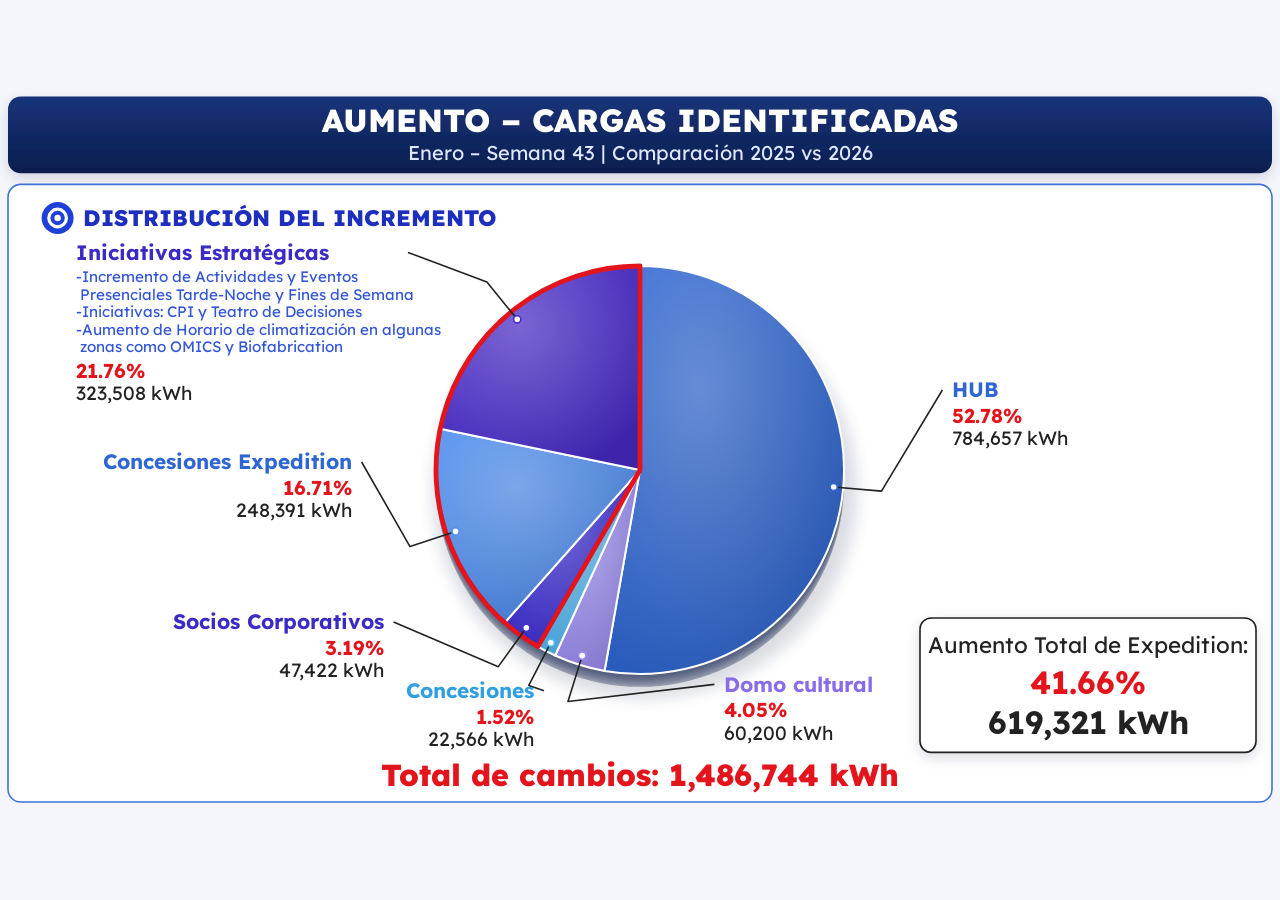
<file: semanas/2026-S43/live/cargas-identificadas-s43.html>
<!doctype html>
<html lang="es"><head><meta charset="utf-8">
<meta name="viewport" content="width=device-width,initial-scale=1">
<title>Aumento – Cargas identificadas S43</title>
<link rel="preconnect" href="https://fonts.googleapis.com">
<link rel="stylesheet" href="https://fonts.googleapis.com/css2?family=Lexend:wght@400;600;700;800&display=swap">
<style>
/* Diapositiva 16:9: todo el contenido vive en un SVG 1600x900 que se escala completo a la ventana, sin scroll */
html,body{margin:0;height:100%;overflow:hidden;background:#f4f6fb}
svg{display:block;width:100vw;height:100vh;font-family:"Lexend","Segoe UI",Calibri,sans-serif;user-select:none}
.slice{cursor:pointer;transition:transform .45s cubic-bezier(.2,.9,.25,1.2);outline:none}
.slice .top{stroke:#fff;stroke-width:2.5;transition:filter .3s}
.slice .ext,.slice .shadow{opacity:0;transition:opacity .3s}
.slice.on .ext{opacity:1}.slice.on .shadow{opacity:.45}
.slice.on .top{filter:brightness(1.08) saturate(1.1)}
svg.has-on .slice:not(.on) .top{filter:saturate(.75) opacity(.75)}
.lbl{cursor:pointer;transition:opacity .3s}
svg.has-on .lbl:not(.on){opacity:.3}
.lbl .name{font-weight:700;font-size:26px}
.lbl .note{font-size:19px}
.lbl .val{font-size:24px}
.lbl .pct{font-weight:700;font-size:25px}
.lbl .lead{fill:none;stroke-width:2;transition:stroke-width .3s}
.lbl.on .lead{stroke-width:4}
.lbl .box{opacity:0;transition:opacity .3s}.lbl.on .box{opacity:1}
.lbl .dot{transition:opacity .3s}.lbl.on .dot{opacity:0}
svg.intro .slice .top{animation:grow .7s cubic-bezier(.2,.9,.25,1.1) both;animation-delay:inherit;transform-box:view-box;transform-origin:800px 470px}
svg.intro .slice{animation:none}
svg.intro .lbl{animation:fadein .5s ease both}
svg.intro .grp{animation:fadein .6s ease 1s both}
@keyframes grow{from{transform:scale(.2) rotate(-40deg);opacity:0}to{transform:none;opacity:1}}
@keyframes fadein{from{opacity:0;transform:translateY(8px)}to{opacity:1;transform:none}}
@media (prefers-reduced-motion:reduce){.slice,.lbl,.lbl *{transition:none!important}}
</style></head><body>
<svg id="svg" viewBox="0 0 1600 900" preserveAspectRatio="xMidYMid meet" role="img" aria-label="Aumento – Cargas identificadas S43"></svg>
<script>window.CHART={title:"AUMENTO – CARGAS IDENTIFICADAS",subtitle:"Enero – Semana 43  |  Comparación 2025 vs 2026",header:"band",section:"DISTRIBUCIÓN DEL INCREMENTO",
cx:800,cy:475,r:255,labelTop:190,labelBottom:820,gap:14,labelDx:110,order:["pct","val"],pctColor:"#e3141b",nameColor:i=>"#2e66d3",
totalText:"Total de cambios: {T} kWh",group:{names:["Socios Corporativos","Concesiones Expedition","Iniciativas Estratégicas"],box:{x:1150,y:660,label:"Aumento Total de Expedition:"}},
data:[{"n": "HUB", "v": 784657, "c": "#2e66d3", "nc": "#2e66d3", "pos": {"x": 1190, "y": 360, "side": "R"}}, {"n": "Domo cultural", "v": 60200, "c": "#9c8df2", "nc": "#8a6be8", "pos": {"x": 905, "y": 728, "side": "R", "anchor": "start", "lead": 893}}, {"n": "Concesiones", "v": 22566, "c": "#52b6f0", "nc": "#2f9fe0", "pos": {"x": 668, "y": 736, "side": "L", "anchor": "end", "lead": 680}}, {"n": "Socios Corporativos", "v": 47422, "c": "#3d2fd6", "nc": "#3a2bc4", "pos": {"x": 480, "y": 650, "side": "L"}}, {"n": "Concesiones Expedition", "v": 248391, "c": "#4d8df0", "nc": "#2e66d3", "pos": {"x": 440, "y": 450, "side": "L"}}, {"n": "Iniciativas Estratégicas", "v": 323508, "c": "#4b2ccf", "nc": "#3a2bc4", "pos": {"x": 95, "y": 188, "side": "L", "anchor": "start", "lead": 510}, "notes": ["-Incremento de Actividades y Eventos", "  Presenciales Tarde-Noche y Fines de Semana", "-Iniciativas: CPI y Teatro de Decisiones", "-Aumento de Horario de climatización en algunas", "  zonas como OMICS y Biofabrication"]}]};</script>
<script>// Pastel 3D para diapositiva 16:9 (1600x900). Se escala completo a la ventana.
(function(){
const C=window.CHART, NS="http://www.w3.org/2000/svg", svg=document.getElementById("svg");
const W=1600,H=900, CX=C.cx||800, CY=C.cy||490, R=C.r||255, POP=22, DEPTH=16;
const el=(t,a={},p)=>{const e=document.createElementNS(NS,t);for(const k in a)e.setAttribute(k,a[k]);if(p)p.appendChild(e);return e};
const tx=(p,a,s)=>{const e=el("text",a,p);e.textContent=s;return e};
const pt=(a,r)=>[CX+r*Math.sin(a),CY-r*Math.cos(a)];
const fmt=n=>n.toLocaleString("en-US");
const shade=(h,f)=>{const n=parseInt(h.slice(1),16);const c=[n>>16,(n>>8)&255,n&255].map(v=>Math.round(v*f));return`rgb(${c})`};
const TOTAL=C.data.reduce((s,d)=>s+d.v,0);
const pct=v=>(v/TOTAL*100).toFixed(2)+"%";
const defs=el("defs",{},svg);
el("filter",{id:"blur",x:"-30%",y:"-30%",width:"160%",height:"160%"},defs).appendChild(el("feGaussianBlur",{stdDeviation:"10"}));
const fs=el("filter",{id:"soft",x:"-20%",y:"-20%",width:"140%",height:"140%"},defs);
el("feDropShadow",{dx:"0",dy:"6",stdDeviation:"8","flood-color":"#0f1a3d","flood-opacity":".14"},fs);
const mk=el("marker",{id:"arrow",viewBox:"0 0 10 10",refX:"9",refY:"5",markerWidth:"9",markerHeight:"9",orient:"auto"},defs);
el("path",{d:"M0,0 L10,5 L0,10 z",fill:"context-stroke"},mk);
const hl=el("radialGradient",{id:"gloss",cx:"40%",cy:"30%",r:"75%"},defs);
el("stop",{offset:"0","stop-color":"#fff","stop-opacity":".28"},hl);el("stop",{offset:"1","stop-color":"#fff","stop-opacity":"0"},hl);

// Fondo y encabezado
el("rect",{width:W,height:H,fill:"#f4f6fb"},svg);
if(C.header==="band"){
  const hg=el("linearGradient",{id:"hd",x1:0,x2:0,y1:0,y2:1},defs);
  el("stop",{offset:0,"stop-color":"#17337a"},hg);el("stop",{offset:1,"stop-color":"#0b1e4e"},hg);
  el("rect",{x:10,y:8,width:W-20,height:96,rx:16,fill:"url(#hd)",filter:"url(#soft)"},svg);
  tx(svg,{x:W/2,y:52,"text-anchor":"middle","font-size":40,"font-weight":800,fill:"#fff"},C.title);
  tx(svg,{x:W/2,y:88,"text-anchor":"middle","font-size":25,fill:"#dfe6ff"},C.subtitle);
  el("rect",{x:10,y:118,width:W-20,height:H-128,rx:16,fill:"#fff",stroke:"#3e73d8","stroke-width":2},svg);
  if(C.section){const g=el("g",{},svg);el("circle",{cx:72,cy:160,r:20,fill:"#1e3fd8"},g);el("circle",{cx:72,cy:160,r:11,fill:"none",stroke:"#fff","stroke-width":4},g);el("circle",{cx:72,cy:160,r:4,fill:"#fff"},g);
    tx(svg,{x:104,y:170,"font-size":28,"font-weight":800,fill:"#1e2fc0"},C.section);}
}else{
  el("rect",{x:10,y:10,width:W-20,height:H-20,rx:18,fill:"#fff",filter:"url(#soft)"},svg);
  tx(svg,{x:W/2,y:68,"text-anchor":"middle","font-size":44,"font-weight":800,fill:"#0f1a3d","letter-spacing":"-0.5"},C.title);
  tx(svg,{x:W/2,y:106,"text-anchor":"middle","font-size":24,"font-weight":600,fill:"#9a8be0"},C.subtitle);
}

// Base del pastel (relieve)
el("ellipse",{cx:CX+6,cy:CY+26,rx:R+10,ry:R+4,fill:"#1b2650",opacity:.16,filter:"url(#blur)"},svg);
for(let k=DEPTH;k>0;k-=2) el("circle",{cx:CX,cy:CY+k,r:R,fill:shade("#1b2650",1),opacity:.10},svg);
el("circle",{cx:CX,cy:CY+DEPTH,r:R,fill:"#1b2650",opacity:.30},svg);

const gSl=el("g",{},svg), gOut=el("g",{"pointer-events":"none",class:"grp"},svg), gLb=el("g",{},svg);
let a0=0; const items=[];
C.data.forEach((d,i)=>{
  const sw=d.v/TOTAL*2*Math.PI,a1=a0+sw,mid=a0+sw/2;
  const [x0,y0]=pt(a0,R),[x1,y1]=pt(a1,R);
  const dP=`M${CX},${CY} L${x0},${y0} A${R},${R} 0 ${sw>Math.PI?1:0} 1 ${x1},${y1} Z`;
  const gr=el("linearGradient",{id:"g"+i,x1:0,y1:0,x2:1,y2:1},defs);
  el("stop",{offset:0,"stop-color":d.c},gr);el("stop",{offset:1,"stop-color":shade(d.c,.80)},gr);
  const g=el("g",{class:"slice",tabindex:0},gSl);
  el("path",{class:"shadow",d:dP,fill:"#000",transform:"translate(10,28)",filter:"url(#blur)"},g);
  const ext=el("g",{class:"ext"},g);
  for(let k=DEPTH;k>0;k-=1.5) el("path",{d:dP,fill:shade(d.c,.55),transform:`translate(0,${k})`},ext);
  el("path",{class:"top",d:dP,fill:`url(#g${i})`},g);
  el("path",{d:dP,fill:"url(#gloss)","pointer-events":"none"},g);
  const dx=POP*Math.sin(mid),dy=-POP*Math.cos(mid);
  items.push({d,i,a0,a1,mid,g,pop:`translate(${dx.toFixed(1)}px,${(dy-6).toFixed(1)}px)`});
  a0=a1;
});
// Contorno de grupo (p.ej. Expedition)
if(C.group){
  const gi=items.filter(it=>C.group.names.includes(it.d.n));
  const s=Math.min(...gi.map(x=>x.a0)),e=Math.max(...gi.map(x=>x.a1));
  const [x0,y0]=pt(s,R),[x1,y1]=pt(e,R);
  el("path",{d:`M${CX},${CY} L${x0},${y0} A${R},${R} 0 ${e-s>Math.PI?1:0} 1 ${x1},${y1} Z`,fill:"none",stroke:"#e3141b","stroke-width":6,"stroke-linejoin":"round"},gOut);
}

// Etiquetas
const LH={name:30,note:24,val:28};
const inline=C.inline;
items.forEach(it=>{
  const d=it.d; it.side=d.pos?d.pos.side:((C.forceRight||[]).includes(d.n)||Math.sin(it.mid)>=0?"R":"L");
  it.h=LH.name*(d.nameLines||[d.n]).length+(d.notes||[]).length*LH.note+(inline?1:2)*LH.val;
  it.y=CY-(R+70)*Math.cos(it.mid)-it.h/2;
});
const TOP=C.labelTop||140, BOT=C.labelBottom||830, GAP0=C.gap||10;
for(const s of["L","R"]){
  const arr=items.filter(it=>it.side===s&&!it.d.pos).sort((a,b)=>a.y-b.y); if(!arr.length)continue;
  const sumH=arr.reduce((t,x)=>t+x.h,0), GAP=Math.min(GAP0,arr.length>1?(BOT-TOP-sumH)/(arr.length-1):GAP0);
  for(let k=0;k<arr.length;k++) arr[k].y=Math.max(arr[k].y,k?arr[k-1].y+arr[k-1].h+GAP:TOP);
  const last=arr[arr.length-1]; if(last.y+last.h>BOT){last.y=BOT-last.h;
    for(let k=arr.length-2;k>=0;k--) arr[k].y=Math.min(arr[k].y,arr[k+1].y-arr[k].h-GAP);}
  if(arr[0].y<TOP){arr[0].y=TOP;for(let k=1;k<arr.length;k++) arr[k].y=Math.max(arr[k].y,arr[k-1].y+arr[k-1].h+GAP);}
}
items.forEach(it=>{
  const d=it.d,right=it.side==="R";
  let lx=right?CX+R+(C.labelDx||120):CX-R-(C.labelDx||120);
  if(d.pos){lx=d.pos.x;it.y=d.pos.y;}
  const anc=d.pos&&d.pos.anchor?d.pos.anchor:(right?"start":"end"), g=el("g",{class:"lbl"},gLb);
  const box=el("rect",{class:"box",rx:12,fill:"#fff",stroke:d.c,"stroke-width":2.5,filter:"url(#soft)"},g);
  const nameY=it.y+24;
  const [sx,sy]=pt(it.mid,R-12),[ex,ey]=pt(it.mid,R+POP+26);
  const endX=d.pos&&d.pos.lead?d.pos.lead:lx+(anc==="start"?-12:12);
  let dd=`M${sx},${sy} L${ex},${ey} L${endX},${nameY-9}`;
  const fr=(C.forceRight||[]).indexOf(d.n);
  if(fr>=0&&Math.sin(it.mid)<0){const [fx,fy]=pt(it.mid,R+22+((C.forceRight.length-1-fr)*16));dd=`M${sx},${sy} L${fx},${fy} H${CX+R+30} L${endX},${nameY-9}`;}
  const lead=el("path",{class:"lead",d:dd,stroke:"#222","stroke-linejoin":"round"},g);
  el("circle",{class:"dot",cx:sx,cy:sy,r:4.5,fill:"#fff",stroke:d.c,"stroke-width":2},g);
  const t=el("text",{x:lx,y:nameY,"text-anchor":anc},g);
  (d.nameLines||[d.n]).forEach((ln,k)=>{const s=el("tspan",{x:lx,dy:k?LH.name:0,class:"name",fill:d.nc||C.nameColor(it.i)},t);s.textContent=ln});
  (d.notes||[]).forEach((ln,k)=>{const s=el("tspan",{x:lx,dy:k?LH.note-2:LH.note+4,class:"note",fill:"#3355d8"},t);s.textContent=ln});
  const pc=C.pctColor||C.nameColor(it.i);
  if(inline){const a=el("tspan",{x:lx,dy:LH.val,class:"val",fill:"#222"},t);a.textContent=fmt(d.v)+" kWh  ";
    const b=el("tspan",{class:"pct",fill:pc},t);b.textContent=pct(d.v);}
  else (C.order||["pct","val"]).forEach((kind,k)=>{const s=el("tspan",{x:lx,dy:LH.val+(k?0:4),class:kind,fill:kind==="pct"?pc:"#222"},t);s.textContent=kind==="pct"?pct(d.v):fmt(d.v)+" kWh"});
  it.lbl=g;it.box=box;it.lead=lead;it.text=t;
});
requestAnimationFrame(()=>items.forEach(it=>{const b=it.text.getBBox();
  [["x",b.x-14],["y",b.y-8],["width",b.width+28],["height",b.height+16]].forEach(([k,v])=>it.box.setAttribute(k,v))}));

// Extras: total y caja
if(C.totalText){const g=el("g",{},svg);
  if(C.totalStyle==="pill"){el("rect",{x:W/2-250,y:H-92,width:500,height:66,rx:18,fill:"#eef6ff",stroke:"#5aa9ef","stroke-width":2.5},g);
    const t=el("text",{x:W/2,y:H-47,"text-anchor":"middle","font-size":38,"font-weight":800,fill:"#0f1a3d"},g);
    t.appendChild(document.createTextNode("Total: "));const b=el("tspan",{fill:"#1565d8"},t);b.textContent=fmt(TOTAL)+" kWh";}
  else tx(g,{x:W/2,y:H-30,"text-anchor":"middle","font-size":38,"font-weight":800,fill:"#e3141b"},C.totalText.replace("{T}",fmt(TOTAL)));}
if(C.group&&C.group.box){const gv=items.filter(it=>C.group.names.includes(it.d.n)).reduce((s,x)=>s+x.d.v,0);
  const b=C.group.box,g=el("g",{},svg);
  el("rect",{x:b.x,y:b.y,width:420,height:168,rx:14,fill:"#fff",stroke:"#222","stroke-width":2,filter:"url(#soft)"},g);
  tx(g,{x:b.x+210,y:b.y+44,"text-anchor":"middle","font-size":28,fill:"#222"},b.label);
  tx(g,{x:b.x+210,y:b.y+95,"text-anchor":"middle","font-size":40,"font-weight":700,fill:"#e3141b"},pct(gv));
  tx(g,{x:b.x+210,y:b.y+145,"text-anchor":"middle","font-size":40,"font-weight":700,fill:"#222"},fmt(gv)+" kWh");}

// Interacción
let active=null;
function set(it){
  if(active===it)return;
  if(active){active.g.classList.remove("on");active.g.style.transform="";active.lbl.classList.remove("on");active.lead.removeAttribute("marker-end");active.lead.setAttribute("stroke","#222")}
  active=it; svg.classList.toggle("has-on",!!it);
  if(it){gSl.appendChild(it.g);gLb.appendChild(it.lbl);it.g.classList.add("on");it.lbl.classList.add("on");
    it.lead.setAttribute("stroke",it.d.c);it.lead.setAttribute("marker-end","url(#arrow)");
    requestAnimationFrame(()=>it.g.style.transform=it.pop);}
}
items.forEach(it=>{
  it.g.addEventListener("mouseenter",()=>set(it));it.g.addEventListener("focus",()=>set(it));
  it.g.addEventListener("click",e=>{e.stopPropagation();set(active===it?null:it)});
  it.lbl.addEventListener("mouseenter",()=>set(it));it.lbl.addEventListener("click",e=>{e.stopPropagation();set(active===it?null:it)});
});
gSl.addEventListener("mouseleave",e=>{if(!gLb.contains(e.relatedTarget))set(null)});
gLb.addEventListener("mouseleave",e=>{if(!gSl.contains(e.relatedTarget))set(null)});
document.addEventListener("click",()=>set(null));

// Animación de entrada: se repite cada vez que el visor muestra la diapositiva
function intro(){
  svg.classList.remove("intro"); void svg.getBoundingClientRect(); svg.classList.add("intro");
  items.forEach((it,k)=>{it.g.style.animationDelay=(k*0.06)+"s";it.lbl.style.animationDelay=(0.5+k*0.05)+"s"});
}
window.addEventListener("message",e=>{if(e.data==="play")intro()});
if(!window.frameElement) intro();
})();
</script>
</body></html>
</file>
<file: visor/visor.css>
*{box-sizing:border-box}
html,body{margin:0;height:100%;background:#0b1224;overflow:hidden;font-family:"Segoe UI",system-ui,sans-serif;color:#dfe6ff}
#stage{position:absolute;inset:0 0 46px 0;display:flex;align-items:center;justify-content:center}
.slide{position:absolute;aspect-ratio:16/9;width:min(100vw,calc((100vh - 46px)*16/9));background:#fff;box-shadow:0 12px 44px rgba(0,0,0,.5);
  opacity:0;pointer-events:none;transition:opacity .4s ease}
.slide.on{opacity:1;pointer-events:auto}
.slide img,.slide iframe{position:absolute;inset:0;display:block;width:100%;height:100%;border:0;object-fit:contain;background:#fff}
.slide.anim-zoom.on img{animation:kb 9s ease-out both}
.slide.anim-up.on img{animation:up .7s cubic-bezier(.2,.9,.3,1) both}
@keyframes kb{from{transform:scale(1.06)}to{transform:scale(1)}}
@keyframes up{from{transform:translateY(24px);opacity:0}to{transform:none;opacity:1}}
.tag{position:absolute;top:10px;right:12px;background:#1565d8;color:#fff;font-size:12px;padding:3px 10px;border-radius:20px;opacity:.85;pointer-events:none;z-index:2}
#bar{position:absolute;left:0;right:0;bottom:0;height:46px;display:flex;align-items:center;justify-content:center;gap:8px;font-size:14px;transition:opacity .3s}
#bar button,#bar a{background:#17224a;color:#fff;border:1px solid #2c3a6e;border-radius:8px;height:32px;min-width:38px;padding:0 11px;cursor:pointer;font-size:14px;text-decoration:none;display:inline-flex;align-items:center;gap:6px}
#bar button:hover,#bar a:hover{background:#22306a}
#bar .ttl{position:absolute;left:14px;color:#8fa0d8;font-size:13px;max-width:30vw;white-space:nowrap;overflow:hidden;text-overflow:ellipsis}
#num{min-width:64px;text-align:center}
#prog{position:absolute;left:0;bottom:0;height:3px;background:linear-gradient(90deg,#1565d8,#7b4fe0);transition:width .35s}
body.fs #stage{inset:0}body.fs .slide{width:min(100vw,calc(100vh*16/9))}
body.fs #bar{opacity:0}body.fs #bar:hover{opacity:1;background:rgba(11,18,36,.85)}
#grid{position:fixed;inset:0;background:rgba(8,12,26,.96);display:none;overflow:auto;padding:28px;z-index:10}
#grid.on{display:block}
#grid .g{display:grid;grid-template-columns:repeat(auto-fill,minmax(240px,1fr));gap:16px;max-width:1500px;margin:0 auto}
#grid .t{position:relative;cursor:pointer;border-radius:8px;overflow:hidden;border:2px solid transparent;background:#fff;aspect-ratio:16/9}
#grid .t img{width:100%;height:100%;object-fit:cover;display:block}
#grid .t.cur{border-color:#5aa2ff}
#grid .t span{position:absolute;left:6px;bottom:6px;background:rgba(11,18,36,.8);color:#fff;font-size:12px;padding:2px 8px;border-radius:10px}
#grid .t b{position:absolute;right:6px;top:6px;background:#1565d8;color:#fff;font-size:11px;padding:2px 8px;border-radius:10px;font-weight:600}
#help{position:absolute;right:14px;color:#6f7fb5;font-size:12px}
@media (max-width:700px){#bar .ttl,#help{display:none}}
@media (prefers-reduced-motion:reduce){.slide,.slide img{transition:none!important;animation:none!important}}
</file>
